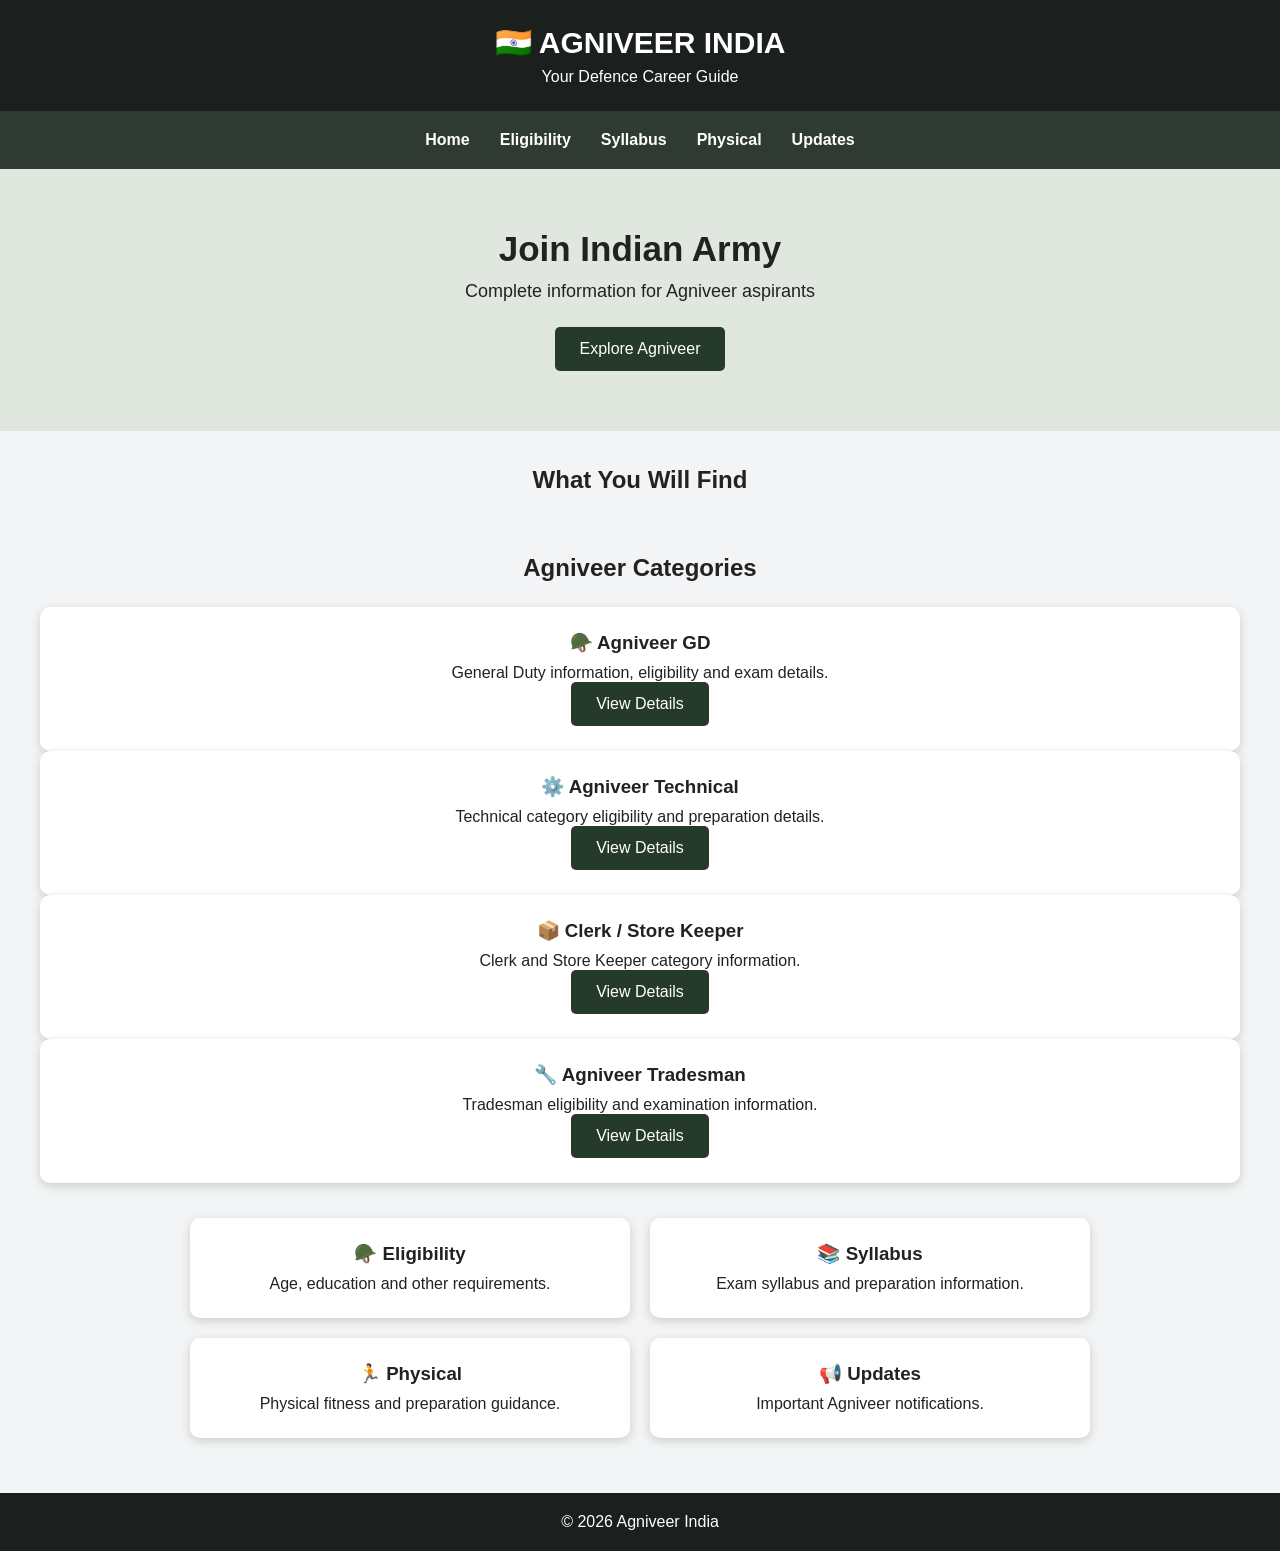
<file: index.html>
<!DOCTYPE html>
<html lang="en">
<head>
    <meta charset="UTF-8">
    <meta name="viewport" content="width=device-width, initial-scale=1.0">

    <title>Agniveer India</title>

    <link rel="stylesheet" href="style.css">
</head>

<body>

    <header>
        <h1>🇮🇳 AGNIVEER INDIA</h1>
        <p>Your Defence Career Guide</p>
    </header>

    <nav>
        <a href="#">Home</a>
        <a href="#">Eligibility</a>
        <a href="#">Syllabus</a>
        <a href="#">Physical</a>
        <a href="#">Updates</a>
    </nav>

    <main>

        <section class="hero">
            <h2>Join Indian Army</h2>
            <p>Complete information for Agniveer aspirants</p>

            <button>Explore Agniveer</button>
        </section>

        <section>
            <h2>What You Will Find</h2>
          <section>
    <h2>Agniveer Categories</h2>

    <div class="card">
    <h3>🪖 Agniveer GD</h3>
    <p>General Duty information, eligibility and exam details.</p>

    <a href="gd.html">
        <button>View Details</button>
    </a>
    </div>

        <div class="card">
            <h3>⚙️ Agniveer Technical</h3>
            <p>Technical category eligibility and preparation details.</p>
            <button>View Details</button>
        </div>

        <div class="card">
            <h3>📦 Clerk / Store Keeper</h3>
            <p>Clerk and Store Keeper category information.</p>
            <button>View Details</button>
        </div>

        <div class="card">
            <h3>🔧 Agniveer Tradesman</h3>
            <p>Tradesman eligibility and examination information.</p>
            <button>View Details</button>
        </div>

    </>
          </section>

            <div class="cards">

                <div class="card">
                    <h3>🪖 Eligibility</h3>
                    <p>Age, education and other requirements.</p>
                </div>

                <div class="card">
                    <h3>📚 Syllabus</h3>
                    <p>Exam syllabus and preparation information.</p>
                </div>

                <div class="card">
                    <h3>🏃 Physical</h3>
                    <p>Physical fitness and preparation guidance.</p>
                </div>

                <div class="card">
                    <h3>📢 Updates</h3>
                    <p>Important Agniveer notifications.</p>
                </div>

            </div>
        </section>

    </main>

    <footer>
        <p>© 2026 Agniveer India</p>
    </footer>

</body>
</html>
</file>
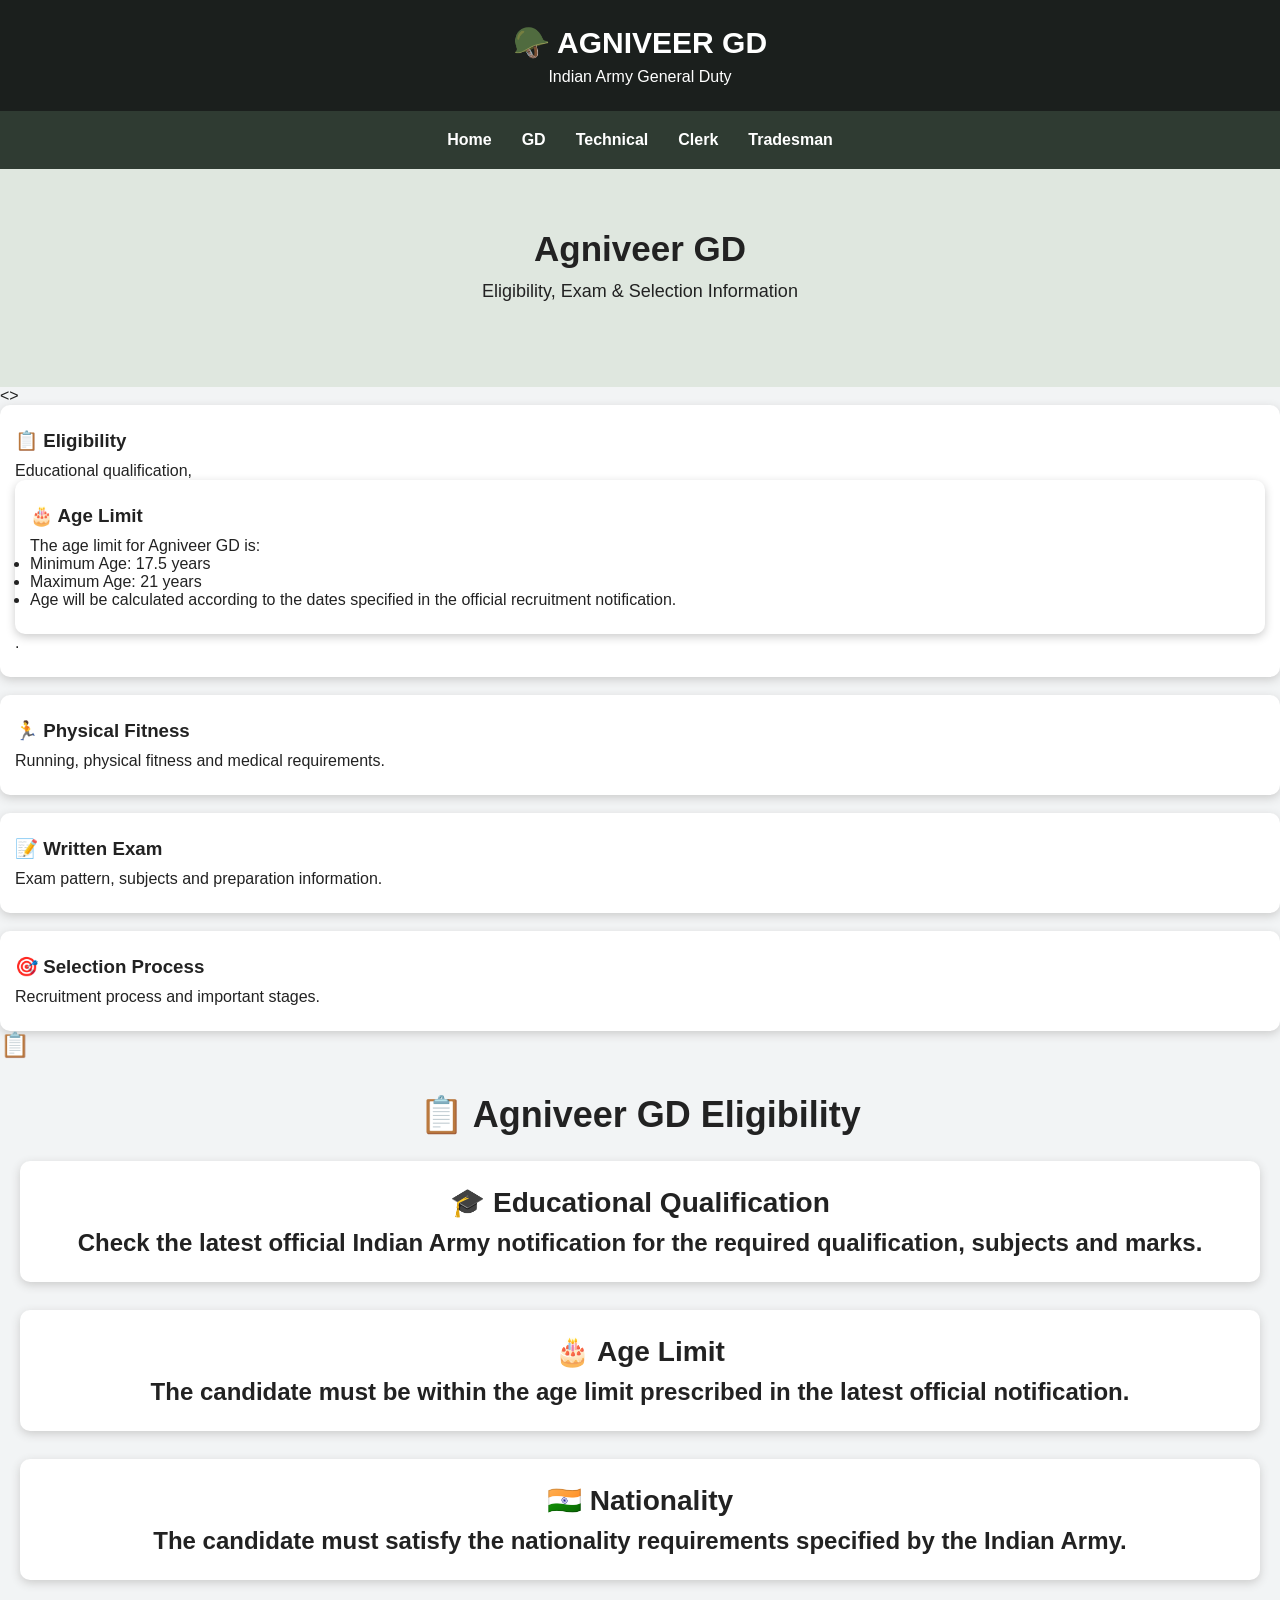
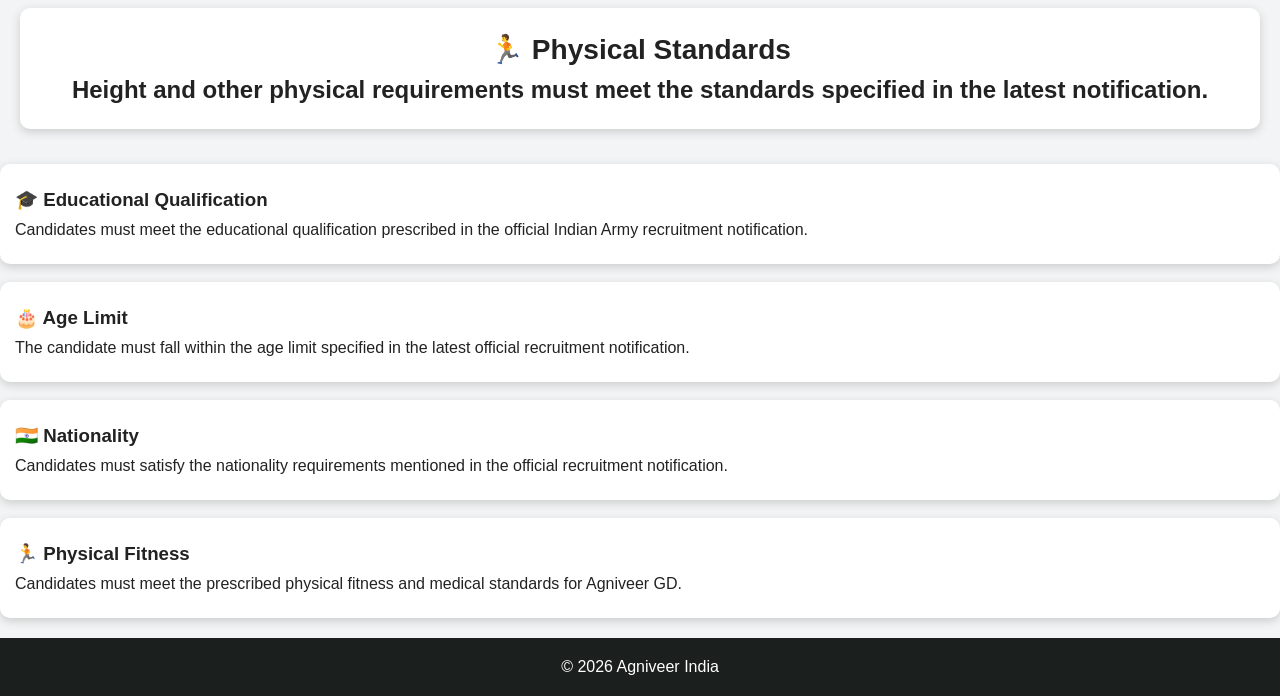
<file: gd.html>
<!DOCTYPE html>
<html lang="en">
<head>
    <meta charset="UTF-8">
    <meta name="viewport" content="width=device-width, initial-scale=1.0">

    <title>Agniveer GD</title>

    <link rel="stylesheet" href="style.css">
</head>

<body>

<header>
    <h1>🪖 AGNIVEER GD</h1>
    <p>Indian Army General Duty</p>
</header>

<nav>
    <a href="index.html">Home</a>
    <a href="gd.html">GD</a>
    <a href="#">Technical</a>
    <a href="#">Clerk</a>
    <a href="#">Tradesman</a>
</nav>

<main>

<section class="hero">
    <h2>Agniveer GD</h2>
    <p>Eligibility, Exam & Selection Information</p>
</section>

<>

    <div class="card">
        <h3>📋 Eligibility</h3>
        <p>Educational qualification, <div class="card">
    <h3>🎂 Age Limit</h3>

    <p>
        The age limit for Agniveer GD is:
    </p>

    <ul>
        <li>Minimum Age: 17.5 years</li>
        <li>Maximum Age: 21 years</li>
        <li>Age will be calculated according to the dates specified in the official recruitment notification.</li>
    </ul>
        </div>.</p>
    </div>

    <br>

    <div class="card">
        <h3>🏃 Physical Fitness</h3>
        <p>Running, physical fitness and medical requirements.</p>
    </div>

    <br>

    <div class="card">
        <h3>📝 Written Exam</h3>
        <p>Exam pattern, subjects and preparation information.</p>
    </div>

    <br>

    <div class="card">
        <h3>🎯 Selection Process</h3>
        <p>Recruitment process and important stages.</p>
    </div>

</<section>

    <h2>📋 <section>

    <h2>📋 Agniveer GD Eligibility</h2>

    <div class="card">
        <h3>🎓 Educational Qualification</h3>
        <p>
            Check the latest official Indian Army notification
            for the required qualification, subjects and marks.
        </p>
    </div>

    <br>

    <div class="card">
        <h3>🎂 Age Limit</h3>
        <p>
            The candidate must be within the age limit
            prescribed in the latest official notification.
        </p>
    </div>

    <br>

    <div class="card">
        <h3>🇮🇳 Nationality</h3>
        <p>
            The candidate must satisfy the nationality
            requirements specified by the Indian Army.
        </p>
    </div>

    <br>

    <div class="card">
        <h3>🏃 Physical Standards</h3>
        <p>
            Height and other physical requirements must meet
            the standards specified in the latest notification.
        </p>
    </div>

    </section></h2>

    <div class="card">
        <h3>🎓 Educational Qualification</h3>
        <p>
            Candidates must meet the educational qualification
            prescribed in the official Indian Army recruitment notification.
        </p>
    </div>

    <br>

    <div class="card">
        <h3>🎂 Age Limit</h3>
        <p>
            The candidate must fall within the age limit specified
            in the latest official recruitment notification.
        </p>
    </div>

    <br>

    <div class="card">
        <h3>🇮🇳 Nationality</h3>
        <p>
            Candidates must satisfy the nationality requirements
            mentioned in the official recruitment notification.
        </p>
    </div>

    <br>

    <div class="card">
        <h3>🏃 Physical Fitness</h3>
        <p>
            Candidates must meet the prescribed physical fitness
            and medical standards for Agniveer GD.
        </p>
    </div>

</section>

</main>

<footer>
    <p>© 2026 Agniveer India</p>
</footer>

</body>
</html>
</file>
<file: style.css>
* {
    margin: 0;
    padding: 0;
    box-sizing: border-box;
}

body {
    font-family: Arial, sans-serif;
    background: #f2f4f5;
    color: #222;
}

header {
    background: #1b1f1d;
    color: white;
    text-align: center;
    padding: 25px 10px;
}

header h1 {
    font-size: 30px;
}

header p {
    margin-top: 8px;
}

nav {
    background: #2f3b32;
    display: flex;
    justify-content: center;
    flex-wrap: wrap;
    padding: 12px;
}

nav a {
    color: white;
    text-decoration: none;
    margin: 8px 15px;
    font-weight: bold;
}

.hero {
    text-align: center;
    padding: 60px 20px;
    background: #dfe7df;
}

.hero h2 {
    font-size: 35px;
    margin-bottom: 12px;
}

.hero p {
    font-size: 18px;
    margin-bottom: 25px;
}

button {
    background: #263a2b;
    color: white;
    border: none;
    padding: 13px 25px;
    border-radius: 5px;
    font-size: 16px;
}

section {
    padding: 35px 20px;
    text-align: center;
}

section h2 {
    margin-bottom: 25px;
}

.cards {
    display: grid;
    grid-template-columns: repeat(2, 1fr);
    gap: 20px;
    max-width: 900px;
    margin: auto;
}

.card {
    background: white;
    padding: 25px 15px;
    border-radius: 10px;
    box-shadow: 0 3px 10px #ccc;
}

.card h3 {
    margin-bottom: 10px;
}

footer {
    background: #1b1f1d;
    color: white;
    text-align: center;
    padding: 20px;
    margin-top: 20px;
}

@media (max-width: 600px) {

    .cards {
        grid-template-columns: 1fr;
    }

    header h1 {
        font-size: 25px;
    }

    .hero h2 {
        font-size: 28px;
    }

}
</file>
